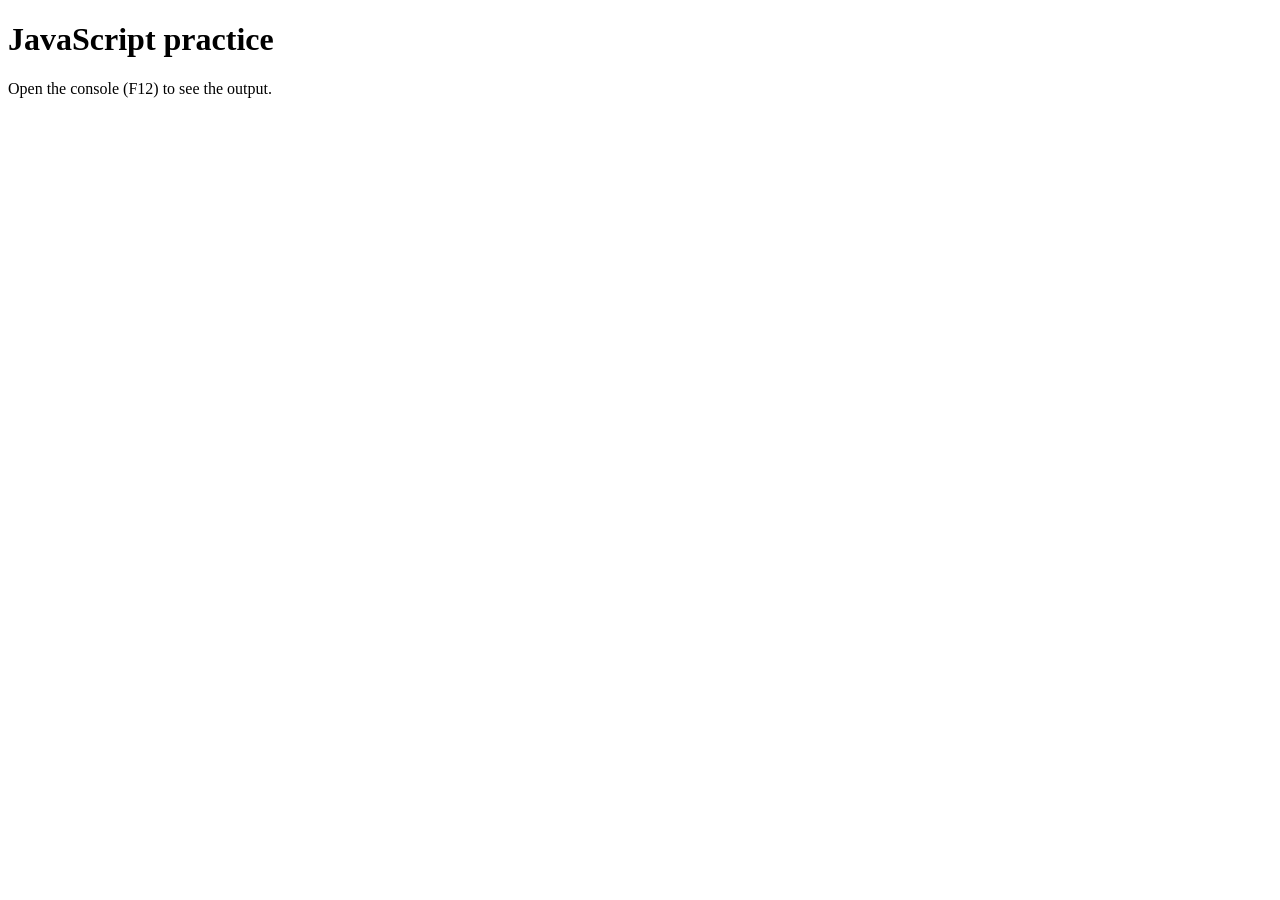
<file: index.html>
<!DOCTYPE html>
<html lang='en'>

<head>
    <meta charset='utf-8'>
    <meta name='viewport' content='width=device-width, initial-scale=1.0'>
    <title>JS Practice</title>
    <script src='day8b.js' defer></script>
</head>

<body>
    <h1>JavaScript practice</h1>
    <p>Open the console (F12) to see the output.</p>
</body>

</html>
</file>
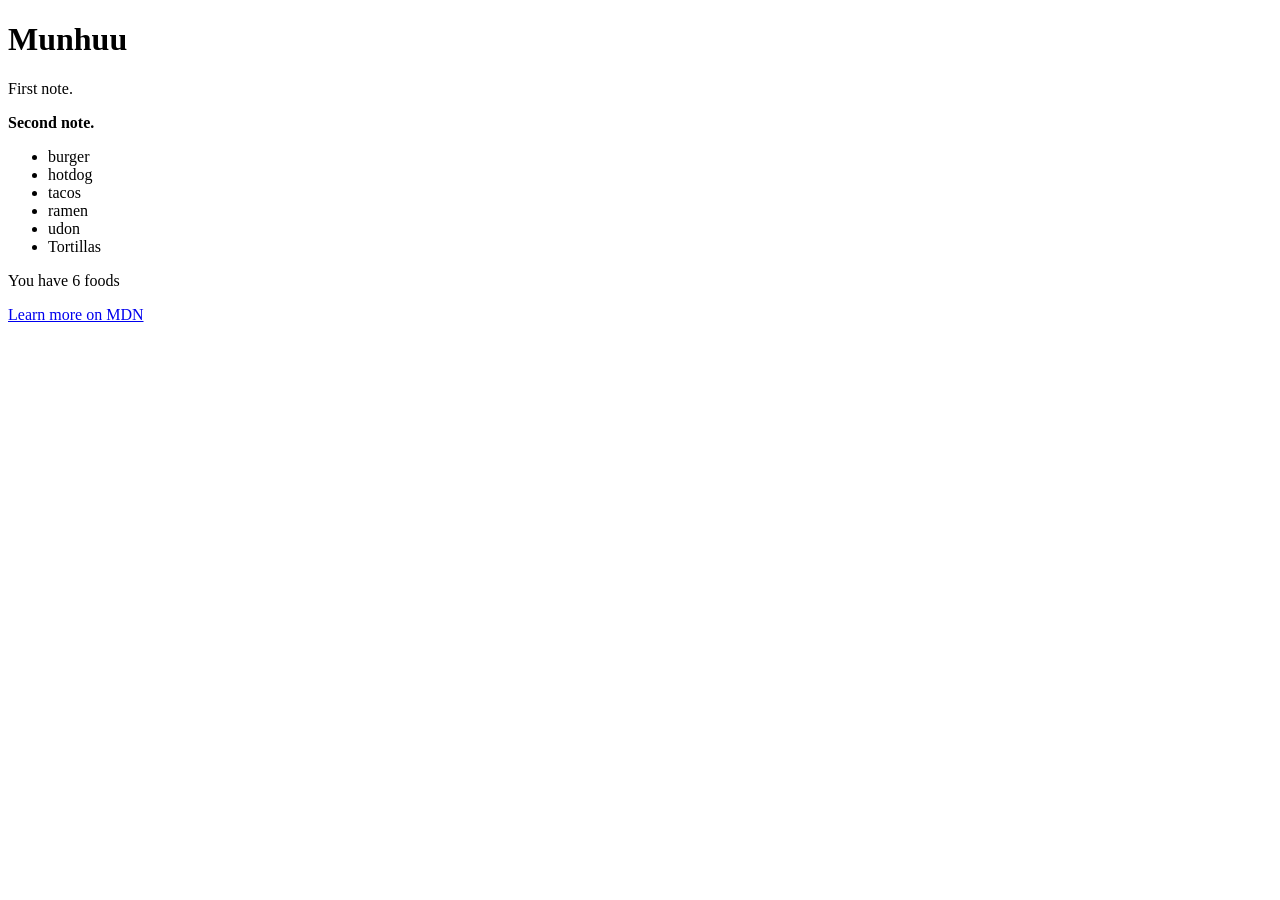
<file: dom.html>
<!DOCTYPE html>
<html lang="en">

<head>
    <meta charset="UTF-8">
    <meta name="viewport" content="width=device-width, initial-scale=1.0">
    <title>DOM Playground</title>
    <script src="domJSPractice.js" defer></script>
    <style>
        .highlight { background-color: gold; }
        .hidden { display: none; }
        .bold {
            font-weight: bold;
        }
    </style>
</head>

<body>
    <h1 id="title">DOM Playground</h1>
    <p class="note">First note.</p>
    <p class="note">Second note.</p>

    <ul id="list">
        <li>Apple</li>
        <li>Banana</li>
        <li>Cherry</li>
    </ul>

    <div id="output"></div>
</body>

</html>
</file>
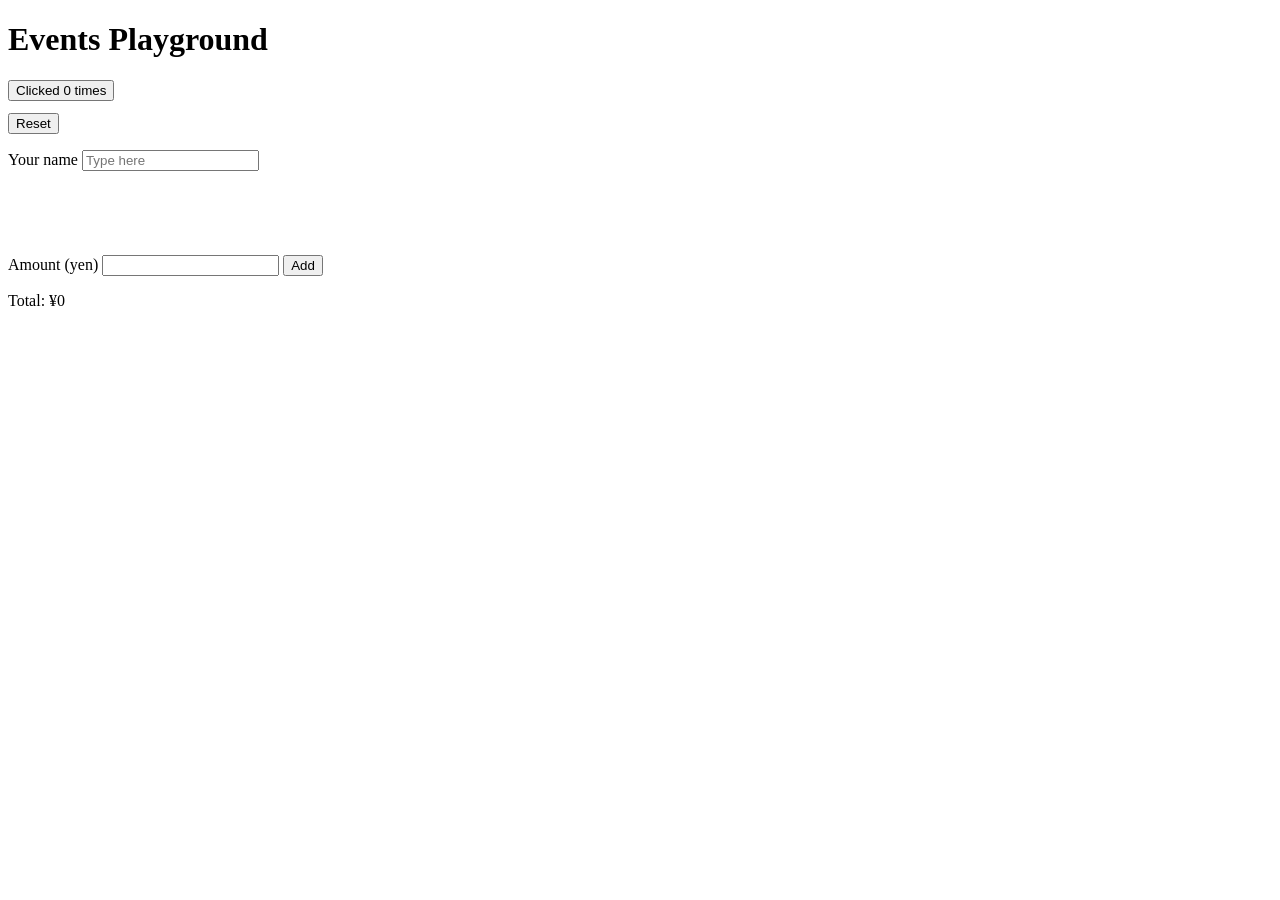
<file: events/events.html>
<!DOCTYPE html>
<html lang="en">
<head>
  <meta charset="UTF-8">
  <meta name="viewport" content="width=device-width, initial-scale=1.0">
  <title>Events Playground</title>
  <script src="events.js" defer></script>
  <style>
    .highlight { background-color: gold; 
    }
    .over-limit {
      color: red;
      font-weight: bold;
    }
    .button-column {
      display: flex;
      gap: 0.75rem;
      flex-direction: column;
      align-items: flex-start;
    }
    .greeting-column {
      display: flex;
      gap: 0.25rem;
      flex-direction: column;
      align-items: flex-start;
    }
    .error { color: crimson;
    }
  </style>
</head>
<body>
  <h1 id="title">Events Playground</h1>

  <div class="button-column">
    <button id="counter-btn">Clicked 0 times</button>
    <button id="reset-btn">Reset</button>
  </div>
  <p>
    <label for="name-input">Your name</label>
    <input id="name-input" type="text" placeholder="Type here">
  </p>
  <div class="greeting-column">
    <p id="greeting"></p>
    <p id="word-counter"></p>
  </div>

  <form id="demo-form">
    <label for="amount-input">Amount (yen)</label>
    <input id="amount-input" type="number" min="1" required>
    <button type="submit">Add</button>
    <p id="total">Total: ¥0</p>
  </form>
  <ul id="log"></ul>
</body>
</html>
</file>
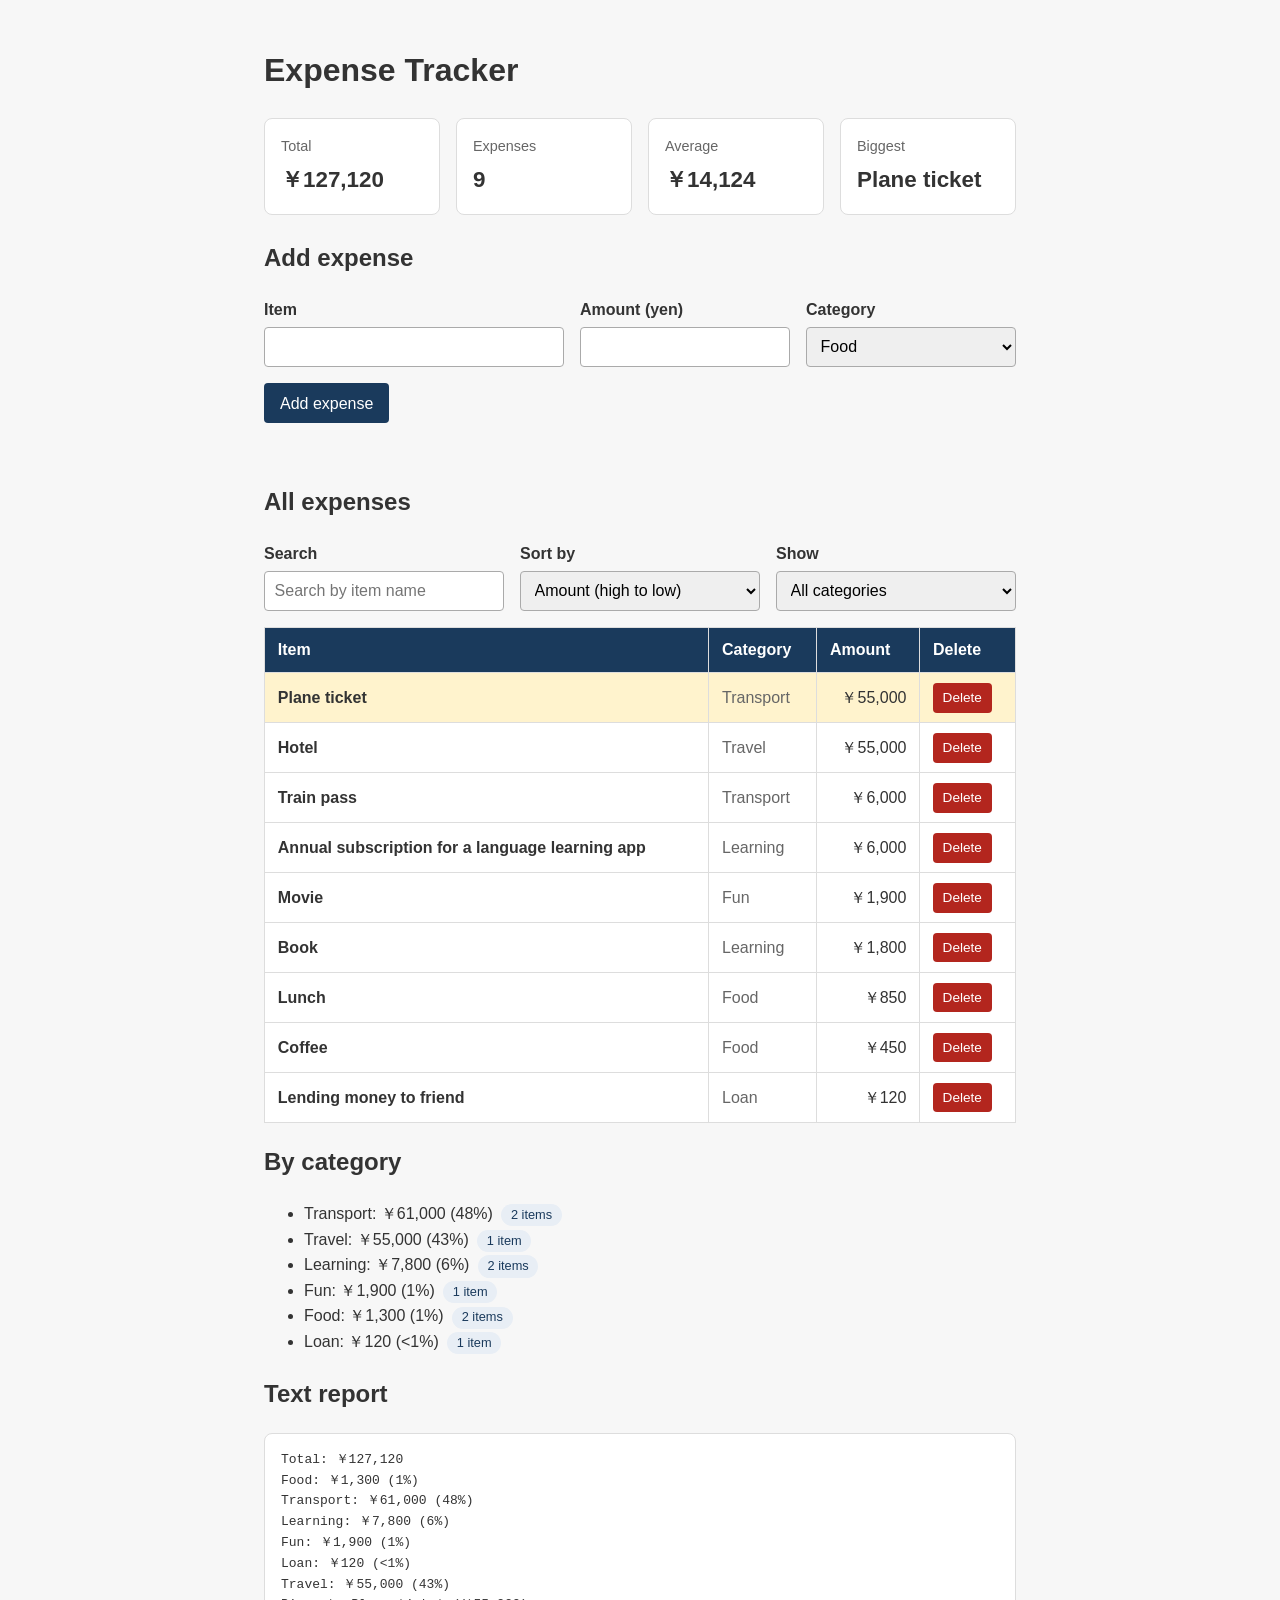
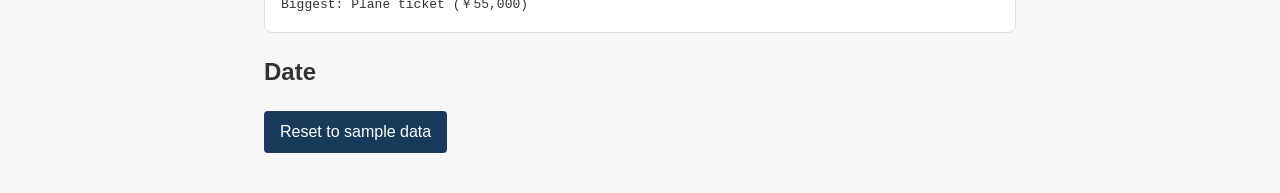
<file: tracker/tracker.html>
<!DOCTYPE html>
<html lang="en">

<head>
  <meta charset="UTF-8">
  <meta name="viewport" content="width=device-width, initial-scale=1.0">
  <title>Expense Tracker</title>
  <link rel="stylesheet" href="tracker.css">
  <script src="logic.js" defer></script>
  <script src="app.js" defer></script>
</head>

<body>
  <main>
    <h1>Expense Tracker</h1>
    <section id="summary" class="cards"></section>
    <section>
      <h2>Add expense</h2>
      <form id="expense-form">
        <div class="controls">
          <div class="field field-wide">
            <label for="item-input">Item</label>
            <input id="item-input" type="text" maxlength="60" required>
          </div>

          <div class="field">
            <label for="amount-input">Amount (yen)</label>
            <input id="amount-input" type="number" min="1" step="1" required>
          </div>

          <div class="field">
            <label for="category-input">Category</label>
            <select id="category-input">
              <option value="food">Food</option>
              <option value="transport">Transport</option>
              <option value="learning">Learning</option>
              <option value="fun">Fun</option>
              <option value="loan">Loan</option>
              <option value="other">Other</option>
            </select>
          </div>

          <div class="field field-button">
            <button type="submit">Add expense</button>
          </div>
        </div>
        <p id="form-error" class="error" role="alert"></p>
      </form>
    </section>
    <h2>All expenses</h2>
    <div class="controls">
      <div class="field">
        <label for="search-input">Search</label>
        <input id="search-input" type="search" placeholder="Search by item name">
      </div>

      <div class="field">
        <label for="sort-select">Sort by</label>
        <select id="sort-select">
          <option value="amount-desc">Amount (high to low)</option>
          <option value="amount-asc">Amount (low to high)</option>
          <option value="name-asc">Name (A to Z)</option>
          <option value="category-asc">Category (A to Z)</option>
        </select>
      </div>

      <div class="field">
        <label for="filter-select">Show</label>
        <select id="filter-select"></select>
      </div>
    </div>
    <p id="filter-status"></p>
    <p id="no-matches" class="hidden">No expenses in this category.</p>
    <p id="empty-message" class="hidden">No expenses yet.</p>
    <p id="undo-bar" role="status" class="hidden">
      <span id="undo-text" role="status"></span>
      <button type="button" id="undo-btn">Undo</button>
      <span id="undo-count" aria-hidden="true"></span>
    </p>
    <div class="table-wrap">
      <table id="expense-table">
        <thead>
          <tr>
            <th scope="col">Item</th>
            <th scope="col">Category</th>
            <th scope="col">Amount</th>
            <th scope="col">Delete</th>
          </tr>
        </thead>
        <tbody id="expense-body"></tbody>
      </table>
    </div>
    </section>

    <section>
      <h2>By category</h2>
      <ul id="category-list"></ul>
    </section>

    <section>
      <h2> Text report</h2>
      <pre id="report"></pre>
    </section>

    <section>
      <h2>Date</h2>
      <p>
        <button type="button" id="reset-btn"> Reset to sample data</button>
      </p>
    </section>
  </main>
</body>

</html>
</file>
<file: tracker/tracker.css>
*,
*::before,
*::after {
    box-sizing: border-box;
}

body {
    font-family: "Noto Sans JP", "Hiragino Sans", "Yu Gothic", Meiryo, sans-serif;
    background: #f7f7f7;
    color: #333;
    margin: 0;
    line-height: 1.6;
}

main {
    max-width: 800px;
    margin: 0 auto;
    padding: 1.5rem;
}

.cards {
    display: grid;
    grid-template-columns: repeat(auto-fit, minmax(160px, 1fr));
    gap: 1rem;
    margin-bottom: 1.5rem;
}

.card {
    background: white;
    border: 1px solid #ddd;
    border-radius: 8px;
    padding: 1rem;
}

.card-label {
    margin: 0;
    color: #666;
    font-size: 0.9rem;
}

.card-value {
    margin: 0.25rem 0 0;
    font-size: 1.4rem;
    font-weight: bold;
}

.table-wrap {
    overflow-x: auto;
}

table {
    width: 100%;
    border-collapse: collapse;
    background: white;
    min-width: 420px;
}

th,
td {
    border: 1px solid #ddd;
    padding: 0.6rem 0.8rem;
    text-align: left;
}

thead th {
    background: #1a3a5c;
    color: white;
}

td.amount {
    text-align: right;
}

td.item {
    font-weight: bold;
}

td.category {
    color: #666;
}

tr.biggest {
    background: #fff3cd;
}

.hidden {
    display: none;
}

.badge {
    display: inline-block;
    background: #e8eef5;
    color: #1a3a5c;
    border-radius: 999px;
    padding: 0.05rem 0.6rem;
    font-size: 0.8rem;
    margin-left: 0.25rem;
}

pre {
    background: white;
    border: 1px solid #ddd;
    border-radius: 8px;
    padding: 1rem;
    overflow-x: auto;
}

form p {
    margin: 0 0 0.75rem;
}

label {
    display: block;
    font-weight: bold;
    margin-bottom: 0.25rem;
}

input[type="text"],
input[type="number"],
select {
    width: 100%;
    max-width: 400px;
    padding: 0.5rem;
    border: 1px solid #aaa;
    border-radius: 4px;
    font: inherit;
}

button {
    background: #1a3a5c;
    color: white;
    border: none;
    padding: 0.5rem 1rem;
    border-radius: 4px;
    font: inherit;
    cursor: pointer;
}

.error {
    color: crimson;
    min-height: 1.5rem;
}

.delete-btn {
    background: #b3261e;
    padding: 0.25rem 0.6rem;
    font-size: 0.85rem;
}

.controls {
    display: flex;
    flex-wrap: wrap;
    gap: 1rem;
    align-items: flex-end;
    margin-bottom: 1rem;
}

.field {
    flex: 1 1 180px;
}

.field-wide {
    flex: 2 1 240px;
}

.controls input,
.controls select {
    width: 100%;
    max-width: none;
    height: 2.5rem;
    padding: 0 0.6rem;
    border: 1px solid #aaa;
    border-radius: 4px;
    font: inherit;
    box-sizing: border-box;
}

.field-button button {
    height: 2.5rem;
}
</file>
